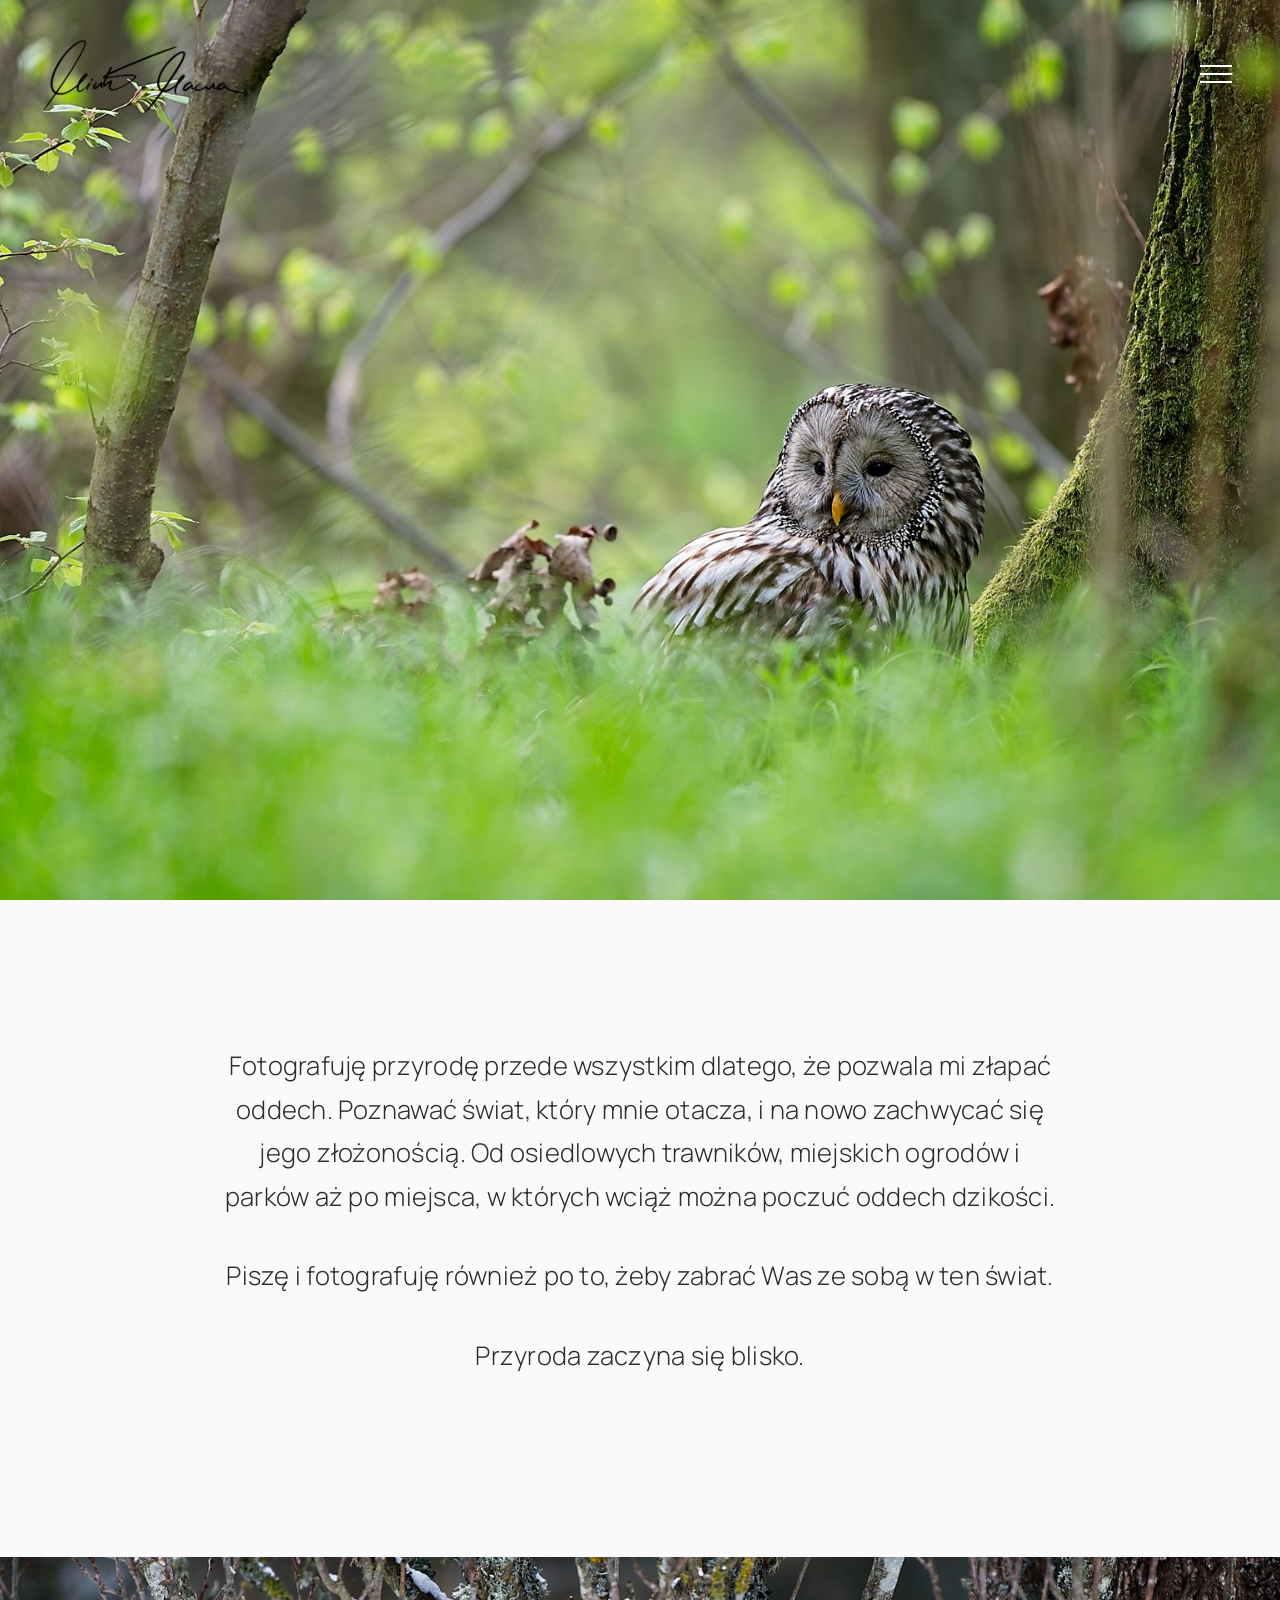
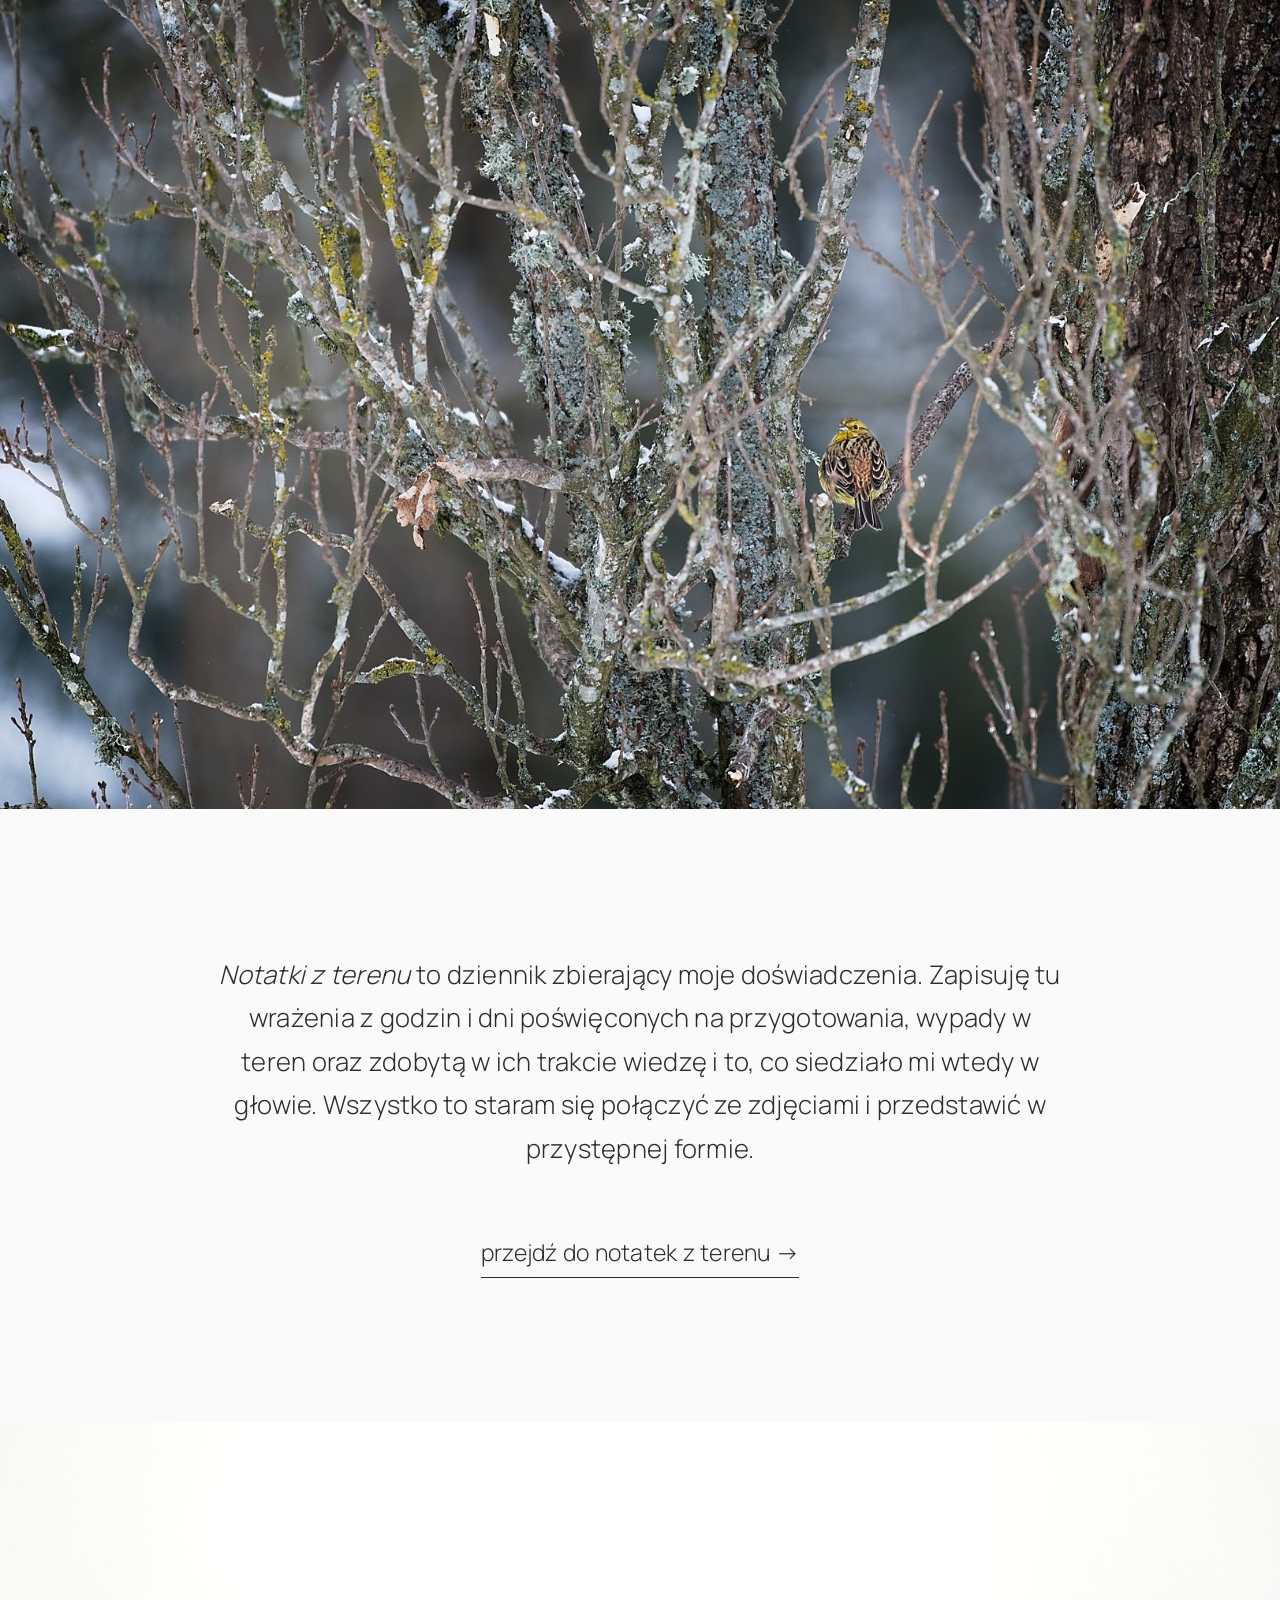
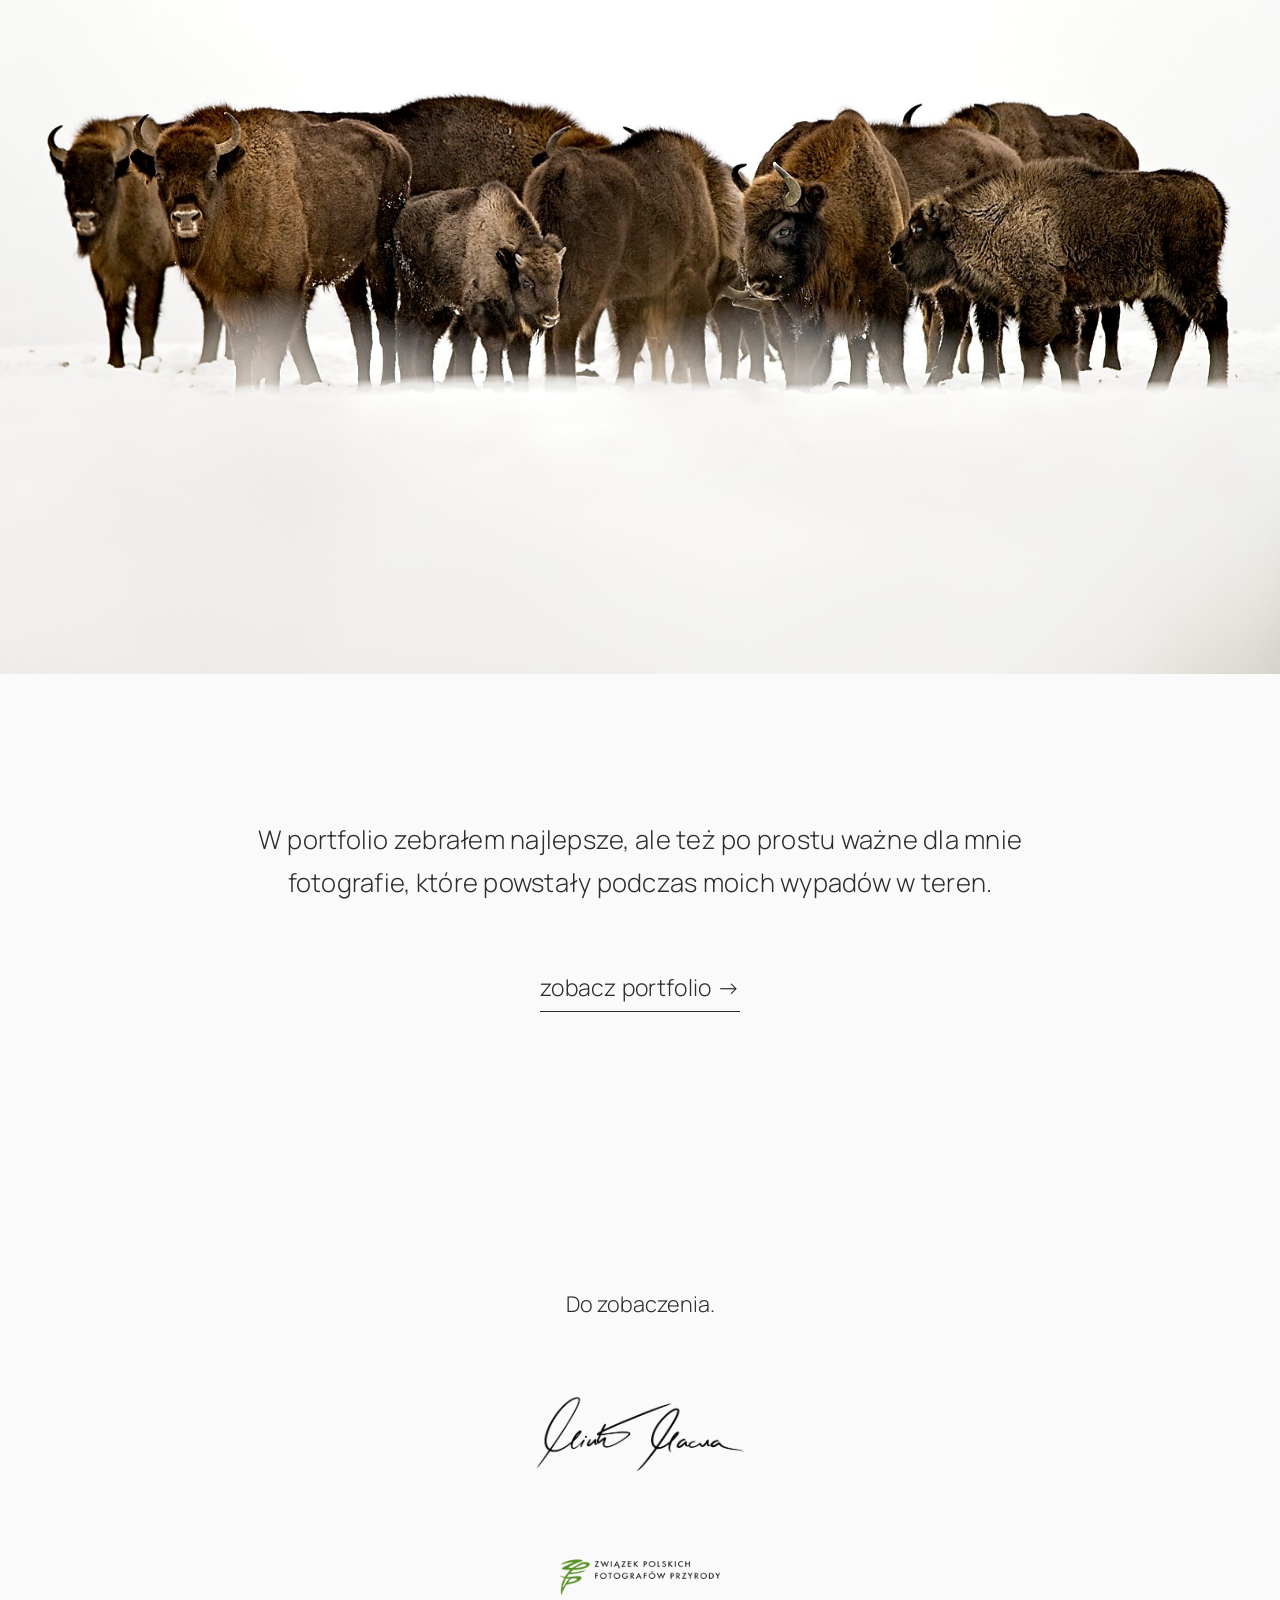
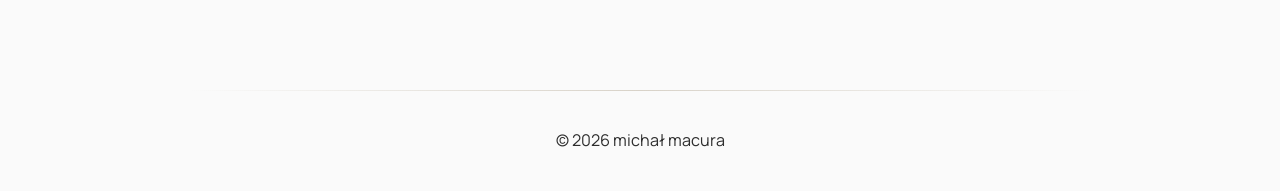
<file: index.html>
<!DOCTYPE html>
<html lang="pl">

<head>
    <meta charset="UTF-8">

    <meta name="viewport"
        content="width=device-width, initial-scale=1.0">

    <title>Notatki z terenu | Michał Macura</title>

    <meta name="description"
        content="Fotografia przyrody, notatki z terenu i wybrane fotografie Michała Macury.">

    <link rel="stylesheet" href="assets/css/style.css">

</head>


<body class="home-page">


    <!-- =========================
         MENU
         ========================= -->

    <header class="home-header">

        <!-- Podpis / logo -->

        <a href="index.html"
           class="signature-logo">

            <img
                src="assets/images/site/signature.png"
                alt="Michał Macura">

        </a>


        <!-- Hamburger -->

        <button
            class="menu-toggle"
            aria-label="Otwórz menu"
            aria-expanded="false">

            <span></span>
            <span></span>
            <span></span>

        </button>


        <!-- Menu rozwijane -->

        <nav class="home-navigation">

            <a href="index.html">
                strona główna
            </a>

            <a href="notatki-z-terenu/">
                notatki z terenu
            </a>

            <a href="portfolio/">
                portfolio
            </a>

            <a href="kontakt/">
                kontakt
            </a>

        </nav>

    </header>



    <main>


        <!-- =========================
             HERO 1
             ========================= -->

        <section class="home-image-section home-hero">

            <img
                src="assets/images/site/hero.jpg"
                alt="Fotografia przyrody Michała Macury">

        </section>



        <!-- =========================
             TEKST 1
             ========================= -->

        <section class="home-text-section">

            <div class="home-text">

                <p>
                   Fotografuję przyrodę przede wszystkim dlatego, że pozwala mi złapać oddech. 
					Poznawać świat, który mnie otacza, i na nowo zachwycać się jego złożonością. 
					Od osiedlowych trawników, miejskich ogrodów i parków aż po miejsca, w których wciąż można poczuć oddech dzikości.
                </p>

                <p>
                    Piszę i fotografuję również po to, żeby zabrać Was ze sobą w ten świat.
                </p>

				<p>
                    Przyroda zaczyna się blisko.
                </p>

            </div>

        </section>



        <!-- =========================
             HERO 2
             ========================= -->

        <section class="home-image-section fade-in">

            <img
                src="assets/images/site/hero2.jpg"
                alt="Fotografia przyrody">

        </section>



        <!-- =========================
             TEKST 2
             ========================= -->

        <section class="home-text-section">

            <div class="home-text">

                <p>
                    <em>Notatki z terenu</em> to dziennik zbierający moje doświadczenia. 
					Zapisuję tu wrażenia z godzin i dni poświęconych na przygotowania, wypady w teren oraz zdobytą w ich trakcie wiedzę i to, co siedziało mi wtedy w głowie. 
					Wszystko to staram się połączyć ze zdjęciami i przedstawić w przystępnej formie.
                </p>

                <a
                    href="notatki-z-terenu/"
                    class="home-link">

                    przejdź do notatek z terenu →

                </a>

            </div>

        </section>



        <!-- =========================
             HERO 3
             ========================= -->

		<section class="home-image-section fade-in">

            <img
                src="assets/images/site/hero3.jpg"
                alt="Fotografia przyrody">

        </section>



        <!-- =========================
             TEKST 3
             ========================= -->

        <section class="home-text-section">

            <div class="home-text">

                <p>
                    W portfolio zebrałem najlepsze, ale też po prostu ważne dla mnie fotografie, które powstały podczas moich wypadów w teren.
                </p>

                <a
                    href="portfolio/"
                    class="home-link">

                    zobacz portfolio →

                </a>

            </div>

        </section>


    </main>



<!-- =========================
     KONIEC
     ========================= -->

<section class="home-contact">

    <div class="home-contact-content">

        <p>
            Do zobaczenia.
        </p>


        <!-- PODPIS -->

        <img
            src="assets/images/site/signature.png"
            alt="Michał Macura"
            class="home-signature">


        <!-- ZPFP -->

        <a
            href="https://www.zpfp.pl/"
            target="_blank"
            rel="noopener noreferrer"
            class="home-zpfp">

            <img
                src="assets/images/site/zpfp.png"
                alt="Związek Polskich Fotografów Przyrody">

        </a>


    </div>

</section>



    <!-- =========================
         STOPKA
         ========================= -->

    <footer class="site-footer">

        <p>
            © 2026 michał macura
        </p>

    </footer>



    <!-- =========================
         MENU JAVASCRIPT
         ========================= -->

	<script src="assets/js/menu.js"></script>
	<script src="assets/js/scroll-fade.js"></script>

</body>

</html>
</file>
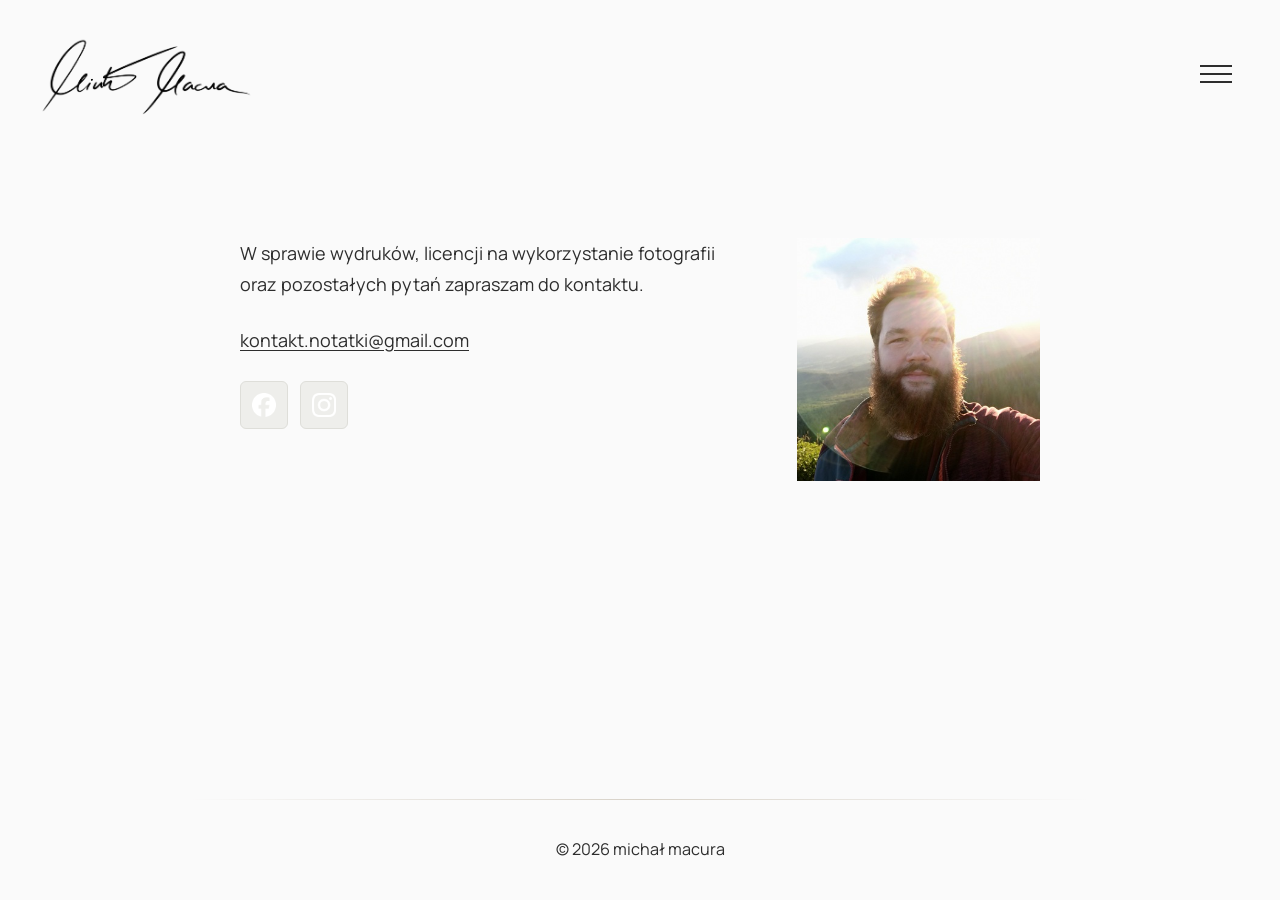
<file: kontakt/index.html>
<!DOCTYPE html>
<html lang="pl">

<head>
    <meta charset="UTF-8">
    <meta name="viewport" content="width=device-width, initial-scale=1.0">

    <title>Kontakt – Michał Macura</title>

    <meta name="description"
        content="Kontakt w sprawie wydruków, licencji na wykorzystanie fotografii i pozostałych pytań.">

    <link rel="stylesheet" href="../assets/css/style.css">
</head>

<body>

<!-- =========================
     MENU
     ========================= -->

<header class="page-header">


    <!-- PODPIS / LOGO -->

    <a
        href="../index.html"
        class="signature-logo">

        <img
            src="../assets/images/site/signature.png"
            alt="Michał Macura">

    </a>


    <!-- HAMBURGER -->

    <button
        class="menu-toggle"
        aria-label="Otwórz menu"
        aria-expanded="false">

        <span></span>
        <span></span>
        <span></span>

    </button>


    <!-- ROZWIJANE MENU -->

    <nav class="home-navigation">

        <a href="../index.html">
            strona główna
        </a>

        <a href="../notatki-z-terenu/">
            notatki z terenu
        </a>

        <a href="../portfolio/">
            portfolio
        </a>

        <a href="../kontakt/">
            kontakt
        </a>

    </nav>


</header>


    <main>

        <!-- =========================
             TYTUŁ
             ========================= -->

        <!-- =========================
             UKŁAD: TEKST + ZDJĘCIE
             ========================= -->

        <section class="contact-layout">

            <!-- TEKST -->

            <div class="contact-text">

                <p>
                    W sprawie wydruków, licencji na wykorzystanie fotografii
                    oraz pozostałych pytań zapraszam do kontaktu.
                </p>

              <p>
                    <a href="mailto:kontakt.notatki@gmail.com">
                        kontakt.notatki@gmail.com
                    </a>
                </p>



<div class="social-links">

    <a href="https://www.facebook.com/notatkizterenu"
       target="_blank"
       rel="noopener noreferrer"
       aria-label="Facebook">
        <img src="facebook.png" alt="">
    </a>

    <a href="https://www.instagram.com/notatkizterenu/"
       target="_blank"
       rel="noopener noreferrer"
       aria-label="Instagram">
        <img src="instagram.png" alt="">
    </a>

</div>

            </div>


            <!-- ZDJĘCIE AUTORA -->

            <div class="contact-photo">

                <img
                    src="../assets/images/site/bio.jpg"
                    alt="Michał Macura">

            </div>

        </section>

<section class="newsletter-section">

    <script async data-uid="bf873e7795"
        src="https://notatki-z-terenu-michal-macura.kit.com/bf873e7795/index.js">
    </script>

</section>

        
    </main>


    <!-- =========================
         STOPKA
         ========================= -->

    <footer class="site-footer">
        <p>© 2026 michał macura</p>
    </footer>

<script src="../assets/js/menu.js"></script>

</body>

</html>
</file>
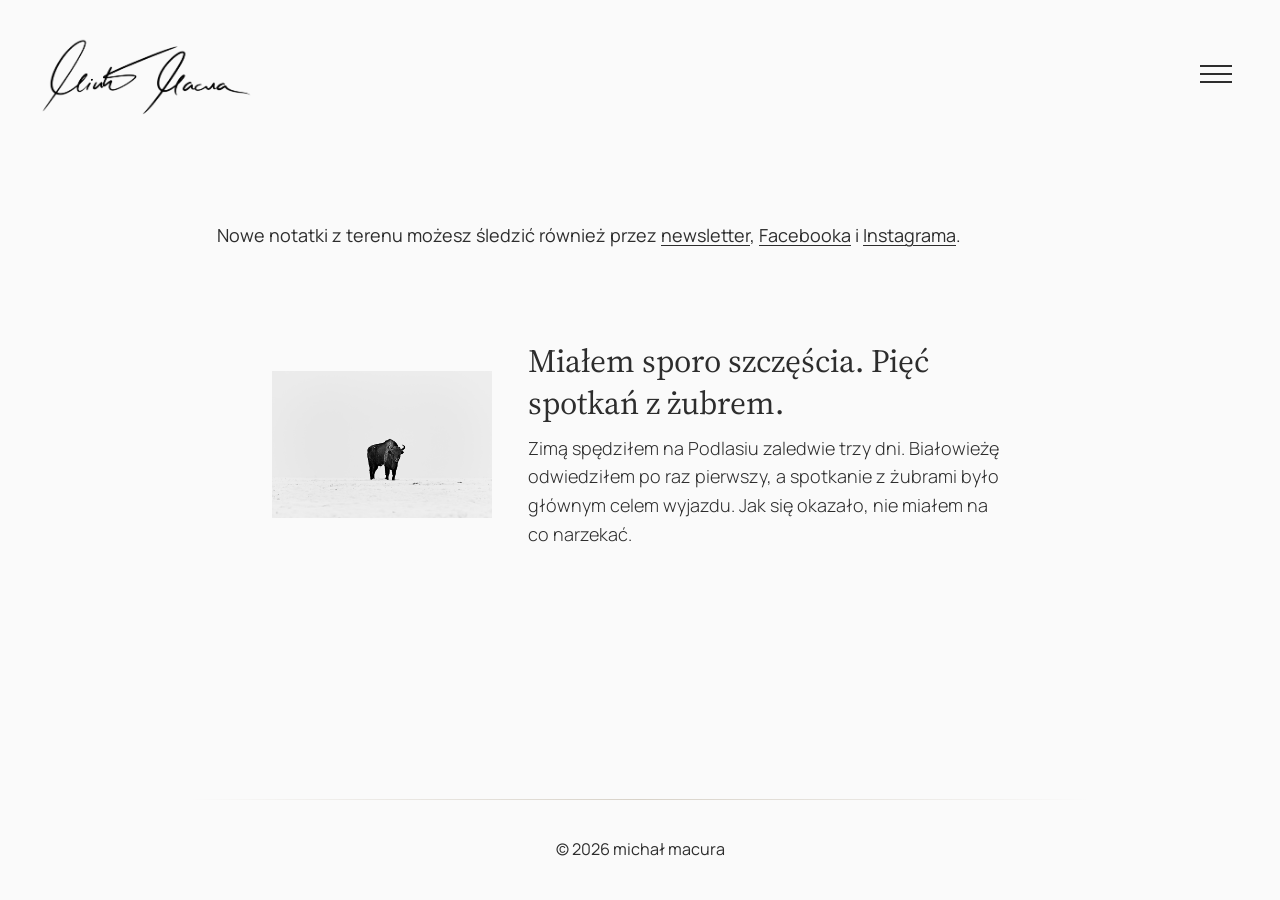
<file: notatki-z-terenu/index.html>
<!DOCTYPE html>
<html lang="pl">

<head>
    <meta charset="UTF-8">
    <meta name="viewport" content="width=device-width, initial-scale=1.0">

    <title>Notatki z terenu – Michał Macura</title>

    <meta name="description"
        content="Notatki z terenu, eseje fotograficzne i przyrodnicze.">

    <link rel="stylesheet" href="../assets/css/style.css">
</head>

<body>

    <!-- =========================
         MENU
         ========================= -->

    <header class="page-header">

        <a href="../index.html" class="signature-logo">
            <img src="../assets/images/site/signature.png" alt="Michał Macura">
        </a>

        <button
            class="menu-toggle"
            aria-label="Otwórz menu"
            aria-expanded="false">

            <span></span>
            <span></span>
            <span></span>

        </button>

        <nav class="home-navigation">

            <a href="../index.html">
                strona główna
            </a>

            <a href="../notatki-z-terenu/">
                notatki z terenu
            </a>

            <a href="../portfolio/">
                portfolio
            </a>

            <a href="../kontakt/">
                kontakt
            </a>

        </nav>

    </header>


    <main>

        <!-- =========================
             TYTUŁ
             ========================= -->

        <!--<section class="page-intro fade-in">
            <h1>Portfolio</h1>
        </section>-->

<p class="journal-follow">
  Nowe notatki z terenu możesz śledzić również przez
  <a href="https://notatki-z-terenu-michal-macura.kit.com/bf873e7795"
     target="_blank"
     rel="noopener noreferrer">newsletter</a>,
  <a href="https://www.facebook.com/notatkizterenu"
     target="_blank"
     rel="noopener noreferrer">Facebooka</a>
  i
  <a href="https://www.instagram.com/notatkizterenu/"
     target="_blank"
     rel="noopener noreferrer">Instagrama</a>.
</p>
        
        <!-- =========================
             LISTA WPISÓW

             Mała miniatura po lewej,
             tytuł i opis po prawej.
             Cały kafelek jest linkiem.
             ========================= -->

        <section class="portfolio-galleries">


            <a href="wpis-a/" class="portfolio-gallery-card fade-in">

                <div class="portfolio-gallery-thumbnail">
                    <img src="wpis-a/009.jpg" alt="Galeria A">
                </div>

                <div class="portfolio-gallery-info">
                    <h2>Miałem sporo szczęścia. Pięć spotkań z żubrem.</h2>
                    <p>
                        Zimą spędziłem na Podlasiu zaledwie trzy dni. 
                        Białowieżę odwiedziłem po raz pierwszy, a spotkanie z żubrami było głównym celem wyjazdu. 
                        Jak się okazało, nie miałem na co narzekać.
                    </p>
                </div>

            </a>


        <!--    <a href="galeria-b/" class="portfolio-gallery-card fade-in">

                <div class="portfolio-gallery-thumbnail">
                    <img src="galeria-b/img1.jpg" alt="Galeria B">
                </div>

                <div class="portfolio-gallery-info">
                    <h2>Galeria B</h2>
                    <p>Miejsce na krótki opis galerii.</p>
                </div>

            </a> -->


            <!--
            =========================
            DODAWANIE KOLEJNEJ GALERII

            Skopiuj cały kafelek i zmień:
            - nazwę folderu,
            - tytuł,
            - opis,
            - zdjęcie miniatury.

            <a href="galeria-c/" class="portfolio-gallery-card fade-in">

                <div class="portfolio-gallery-thumbnail">
                    <img src="galeria-c/img1.jpg" alt="Galeria C">
                </div>

                <div class="portfolio-gallery-info">
                    <h2>Galeria C</h2>
                    <p>Miejsce na krótki opis galerii.</p>
                </div>

            </a>
            =========================
            -->

        </section>

    </main>


    <footer class="site-footer">
        <p>© 2026 michał macura</p>
    </footer>


    <script src="../assets/js/scroll-fade.js"></script>
    <script src="../assets/js/menu.js"></script>

</body>

</html>
</file>
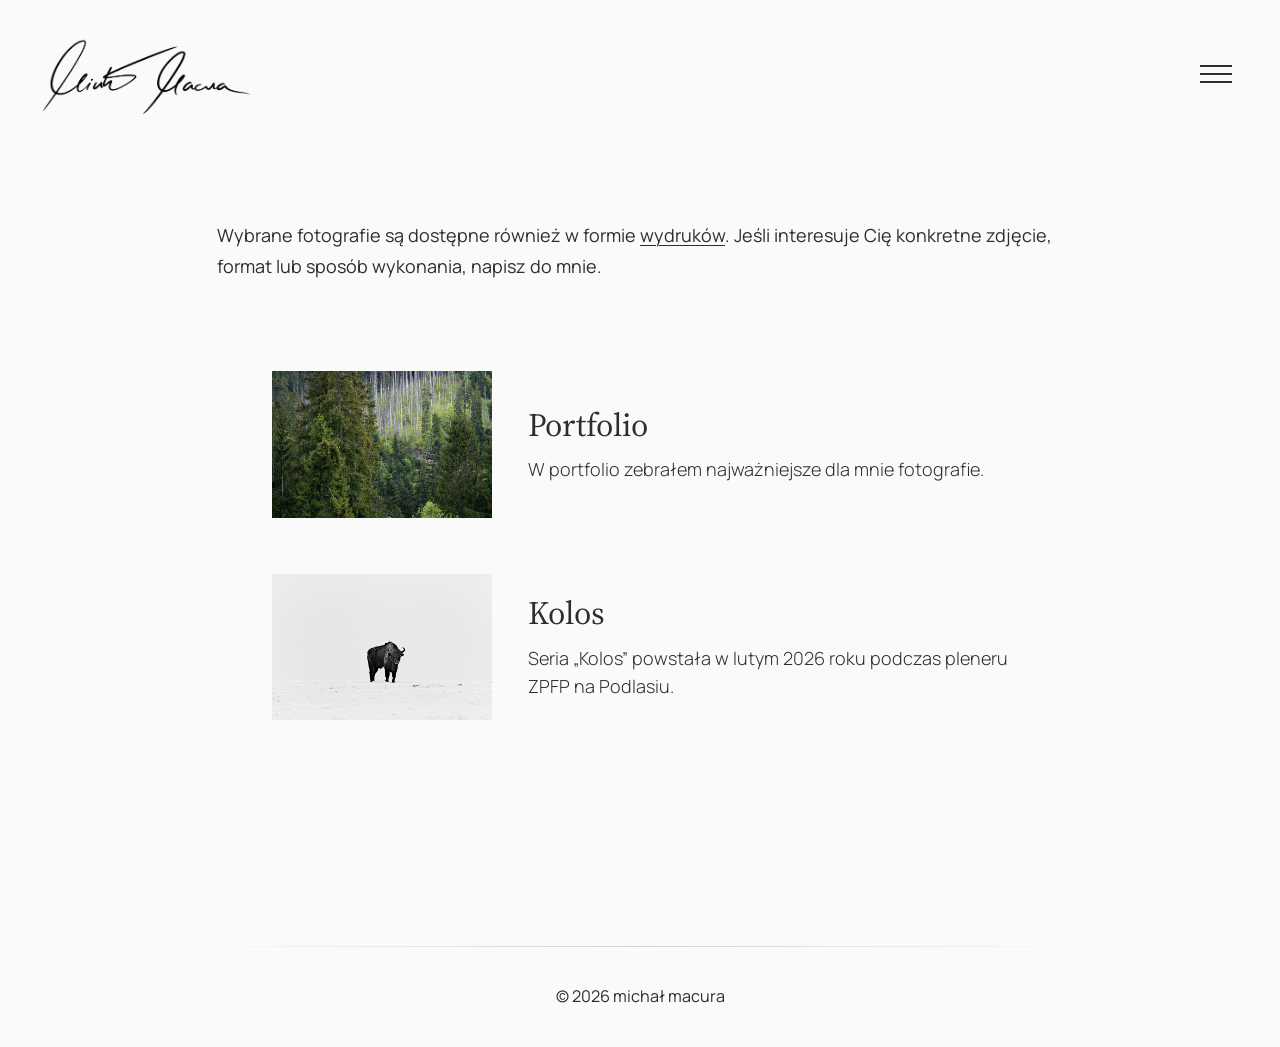
<file: portfolio/index.html>
<!DOCTYPE html>
<html lang="pl">

<head>
    <meta charset="UTF-8">
    <meta name="viewport" content="width=device-width, initial-scale=1.0">

    <title>Portfolio – Michał Macura</title>

    <meta name="description"
        content="Wybrane galerie fotograficzne Michała Macury.">

    <link rel="stylesheet" href="../assets/css/style.css">
</head>

<body>

    <!-- =========================
         MENU
         ========================= -->

    <header class="page-header">

        <a href="../index.html" class="signature-logo">
            <img src="../assets/images/site/signature.png" alt="Michał Macura">
        </a>

        <button
            class="menu-toggle"
            aria-label="Otwórz menu"
            aria-expanded="false">

            <span></span>
            <span></span>
            <span></span>

        </button>

        <nav class="home-navigation">

            <a href="../index.html">
                strona główna
            </a>

            <a href="../notatki-z-terenu/">
                notatki z terenu
            </a>

            <a href="../portfolio/">
                portfolio
            </a>

            <a href="../kontakt/">
                kontakt
            </a>

        </nav>

    </header>


    <main>

        <!-- =========================
             TYTUŁ
             ========================= -->

        <!--<section class="page-intro fade-in">
            <h1>Portfolio</h1>
        </section>-->

        <p class="journal-follow">
    Wybrane fotografie są dostępne również w formie
    <a href="../kontakt/">wydruków</a>.
    Jeśli interesuje Cię konkretne zdjęcie, format lub sposób wykonania,
    napisz do mnie.
</p>

        <!-- =========================
             LISTA GALERII

             Mała miniatura po lewej,
             tytuł i opis po prawej.
             Cały kafelek jest linkiem.
             ========================= -->

        <section class="portfolio-galleries">


            <a href="galeria-a/" class="portfolio-gallery-card fade-in">

                <div class="portfolio-gallery-thumbnail">
                    <img src="galeria-a/img1.jpg" alt="Galeria A">
                </div>

                <div class="portfolio-gallery-info">
                    <h2>Portfolio</h2>
                    <p>W portfolio zebrałem najważniejsze dla mnie fotografie.</p>
                </div>

            </a>


            <a href="galeria-b/" class="portfolio-gallery-card fade-in">

                <div class="portfolio-gallery-thumbnail">
                    <img src="galeria-b/img1.jpg" alt="Galeria B">
                </div>

                <div class="portfolio-gallery-info">
                    <h2>Kolos</h2>
                    <p>Seria „Kolos” powstała w lutym 2026 roku podczas pleneru ZPFP na Podlasiu.</p>
                </div>

            </a>


            <!--
            =========================
            DODAWANIE KOLEJNEJ GALERII

            Skopiuj cały kafelek i zmień:
            - nazwę folderu,
            - tytuł,
            - opis,
            - zdjęcie miniatury.

            <a href="galeria-c/" class="portfolio-gallery-card fade-in">

                <div class="portfolio-gallery-thumbnail">
                    <img src="galeria-c/img1.jpg" alt="Galeria C">
                </div>

                <div class="portfolio-gallery-info">
                    <h2>Galeria C</h2>
                    <p>Miejsce na krótki opis galerii.</p>
                </div>

            </a>
            =========================
            -->

        </section>

    </main>


    <footer class="site-footer">
        <p>© 2026 michał macura</p>
    </footer>


    <script src="../assets/js/scroll-fade.js"></script>
    <script src="../assets/js/menu.js"></script>

</body>

</html>
</file>
<file: assets/css/style.css>
@import url('https://fonts.googleapis.com/css2?family=Manrope:wght@300;400;500&family=Source+Serif+4:wght@400;500;600&display=swap');

/*
==========================================================
MICHAŁ MACURA — NOTATKI Z TERENU
GŁÓWNY ARKUSZ STYLÓW
==========================================================

Wspólne style strony głównej, portfolio, galerii,
Notatek z terenu, kontaktu, menu i lightboxa.
*/

/* ==========================================================
   1. ZMIENNE I PODSTAWY
   ========================================================== */

:root {
    --background: #fafafa;
    --text: #2d2d2d;
    --line: #d8d2c8;

    --max-width: 900px;

    /* Rozmiar klasycznego hero-image na starszych podstronach. */
    --hero-size: 80%;
}

* {
    box-sizing: border-box;
}

html {
    font-size: 18px;
    scroll-behavior: smooth;
}

body {
    min-height: 100vh;
    margin: 0;

    display: flex;
    flex-direction: column;

    background: var(--background);
    color: var(--text);

    font-family: "Manrope", sans-serif;
    line-height: 1.7;
}

h1,
h2,
h3 {
    margin-top: 0;
    font-weight: 500;
    line-height: 1.3;
}

h1 {
    margin-bottom: 2rem;
    text-align: center;
}

p {
    margin-bottom: 1.4rem;
}

a {
    color: inherit;
    text-decoration: none;
}

a:hover {
    opacity: 0.7;
}

/* ==========================================================
   2. GŁÓWNY KONTENER PODSTRON
   ========================================================== */

main {
    flex: 1;

    width: 100%;
    max-width: var(--max-width);

    margin: 0 auto;
    padding: 3rem 1.5rem;
}

/* ==========================================================
   3. KLASYCZNE MENU
   ========================================================== */

.site-header {
    padding: 1rem 1.5rem;
}

.site-header::after {
    content: "";
    display: block;

    height: 1px;
    max-width: var(--max-width);

    margin: 1rem auto 0;

    background: linear-gradient(
        to right,
        transparent,
        var(--line),
        transparent
    );
}

.navigation {
    display: flex;

    justify-content: center;
    gap: 2rem;
    flex-wrap: wrap;

    font-size: 0.95rem;
    text-transform: lowercase;
}

/* ==========================================================
   4. MENU HAMBURGEROWE I PODPIS
   ========================================================== */

.home-header,
.page-header {
    width: 100%;

    display: flex;

    align-items: center;
    justify-content: space-between;

    padding: 1.5rem 2rem;
}

.home-header {
    position: absolute;

    top: 0;
    left: 0;

    z-index: 100;
}

.page-header {
    position: relative;
}

.signature-logo {
    display: block;
    width: 220px;
}

.signature-logo img {
    display: block;

    width: 100%;
    height: auto;
}

.menu-toggle {
    position: relative;
    z-index: 102;

    width: 44px;
    height: 44px;

    padding: 0;

    display: flex;
    flex-direction: column;
    justify-content: center;
    gap: 6px;

    border: 0;
    background: transparent;

    cursor: pointer;
}

.menu-toggle span {
    display: block;

    width: 32px;
    height: 2px;

    background: #ffffff;

    box-shadow: 0 1px 4px rgba(0, 0, 0, 0.55);
}

/* Ciemna wersja hamburgera na jasnych podstronach. */
.page-header .menu-toggle span {
    background: var(--text);
    box-shadow: none;
}

/* ==========================================================
   5. ROZWIJANE MENU
   ========================================================== */

.home-navigation {
    position: fixed;

    top: 0;
    right: 0;

    width: min(420px, 85vw);
    height: 100vh;

    display: flex;
    flex-direction: column;
    justify-content: center;
    gap: 1.5rem;

    padding: 3rem;

    background: rgba(250, 250, 250, 0.97);

    transform: translateX(100%);
    transition: transform 0.35s ease;

    z-index: 101;
}

.home-navigation.is-open {
    transform: translateX(0);
}

.home-navigation a {
    font-size: 1.4rem;
    font-weight: 300;
    letter-spacing: 0.02em;
}

/* ==========================================================
   6. STOPKA
   ========================================================== */

.site-footer {
    width: 100%;

    padding: 2rem 1.5rem;

    text-align: center;
    font-size: 0.9rem;
}

.site-footer::before {
    content: "";
    display: block;

    height: 1px;
    max-width: var(--max-width);

    margin: 0 auto 2rem;

    background: linear-gradient(
        to right,
        transparent,
        var(--line),
        transparent
    );
}

.site-footer p {
    margin: 0;
}

/* ==========================================================
   7. KLASYCZNA STRONA GŁÓWNA — HERO I INTRO
   ========================================================== */

.hero-image {
    width: 100%;
    margin: 0 auto 2rem;
}

.hero-image img {
    display: block;

    width: min(100%, var(--hero-size));
    height: auto;

    margin: 0 auto;
}

.intro-text {
    max-width: 700px;
    margin: 0 auto;
}

/* ==========================================================
   8. PORTFOLIO I GALERIE
   ========================================================== */

.photo-grid {
    display: grid;

    grid-template-columns: repeat(4, 1fr);
    gap: 1rem;
}

.photo-grid img {
    display: block;

    width: 100%;
    aspect-ratio: 4 / 3;

    object-fit: cover;

    cursor: pointer;
}

/* ==========================================================
   9. NOTATKI Z TERENU — LISTA WPISÓW
   ========================================================== */

.journal-entry {
    display: grid;

    grid-template-columns: 220px 1fr;
    gap: 1.5rem;

    align-items: start;

    margin-bottom: 2rem;
}

.journal-entry img {
    display: block;
    width: 100%;
}

.journal-entry h2 {
    margin-bottom: 0.5rem;
}

/* ==========================================================
   10. NOTATKI Z TERENU — POJEDYNCZY WPIS
   ========================================================== */

.journal-post {
    max-width: 800px;
    margin: 0 auto;
}

.journal-post h1 {
    margin-bottom: 2rem;
}

.journal-post p,
.journal-post figure {
    margin: 2rem 0;
}

.journal-post img {
    display: block;
    width: 100%;
}

.journal-post figcaption {
    margin-top: 0.5rem;

    font-size: 0.9rem;
    opacity: 0.7;
}

/* ==========================================================
   11. KONTAKT
   ========================================================== */

.contact-layout {
    display: grid;

    grid-template-columns: 2fr 1fr;
    gap: 4rem;

    align-items: start;

    max-width: 800px;
    margin: 2rem auto 0;
}

.contact-text {
    max-width: 500px;
}

.contact-text p:first-child {
    margin-top: 0;
}

.contact-text a {
    text-decoration: underline;
    text-underline-offset: 3px;
}

.contact-photo {
    max-width: 260px;
    margin-left: auto;
}

.contact-photo img {
    display: block;

    width: 100%;
    aspect-ratio: 1 / 1;
}

/* ==========================================================
   12. LOGO ZPFP
   ========================================================== */

.zpfp-logo {
    display: flex;
    justify-content: center;

    margin-top: 2rem;
}

.zpfp-logo img {
    width: 180px;
    height: auto;

    transition: opacity 0.2s ease;
}

.zpfp-logo img:hover,
.home-zpfp:hover img {
    opacity: 0.75;
}

/* ==========================================================
   13. LIGHTBOX
   ========================================================== */

.lightbox {
    position: fixed;
    inset: 0;

    display: none;

    align-items: center;
    justify-content: center;

    z-index: 1000;

    padding: 4rem 5rem;

    background: rgba(20, 20, 20, 0.78);
    backdrop-filter: blur(12px) saturate(40%);
}

.lightbox.is-open {
    display: flex;
}

.lightbox-image {
    display: block;

    width: auto;
    height: auto;

    max-width: 90vw;
    max-height: 88vh;

    object-fit: contain;

    box-shadow: 0 12px 40px rgba(0, 0, 0, 0.35);
}

.lightbox-close,
.lightbox-previous,
.lightbox-next {
    position: absolute;

    z-index: 1001;

    border: 0;
    background: transparent;

    color: #ffffff;

    cursor: pointer;

    font-family: Arial, sans-serif;
}

.lightbox-close {
    top: 1rem;
    right: 1.5rem;

    font-size: 2.2rem;
    line-height: 1;
}

.lightbox-previous,
.lightbox-next {
    top: 50%;

    font-size: 2.5rem;
}

.lightbox-previous {
    left: 1.2rem;
    transform: translateY(-50%);
}

.lightbox-next {
    right: 1.2rem;
    transform: translateY(-50%);
}

.lightbox-close:hover,
.lightbox-previous:hover,
.lightbox-next:hover {
    opacity: 0.65;
}

body.lightbox-open {
    overflow: hidden;
}

/* ==========================================================
   14. LIGHTBOX — PRZEJŚCIA MIĘDZY ZDJĘCIAMI
   ========================================================== */

.lightbox-image.slide-left {
    animation: slideInFromRight 0.55s ease;
}

.lightbox-image.slide-right {
    animation: slideInFromLeft 0.55s ease;
}

@keyframes slideInFromRight {
    from {
        opacity: 0;
        transform: translateX(25px);
    }

    to {
        opacity: 1;
        transform: translateX(0);
    }
}

@keyframes slideInFromLeft {
    from {
        opacity: 0;
        transform: translateX(-25px);
    }

    to {
        opacity: 1;
        transform: translateX(0);
    }
}

/* ==========================================================
   15. STRONA GŁÓWNA — NOWY UKŁAD
   ========================================================== */

.home-page {
    background: var(--background);
}

.home-page main {
    width: 100%;
    max-width: none;

    margin: 0;
    padding: 0;
}

/* ==========================================================
   16. STRONA GŁÓWNA — ZDJĘCIA
   ========================================================== */

.home-image-section {
    width: 100%;
    margin: 0;

    overflow: hidden;
}

.home-image-section img {
    display: block;

    width: 100%;
    height: auto;
}

/* ==========================================================
   17. STRONA GŁÓWNA — PIERWSZE HERO
   ========================================================== */

.home-hero {
    height: 100vh;
    min-height: 600px;
}

.home-hero img {
    display: block;

    width: 100%;
    height: 100%;

    object-fit: cover;
}

/* ==========================================================
   18. STRONA GŁÓWNA — SEKCJE TEKSTOWE
   ========================================================== */

.home-text-section {
    padding: 8rem 1.5rem;
}

.home-text {
    max-width: 850px;
    margin: 0 auto;

    text-align: center;

    font-size: clamp(1rem, 2vw, 1.65rem);
    font-weight: 300;

    line-height: 1.7;
    letter-spacing: 0.01em;
}

.home-text p {
    margin: 0 0 2rem;
}

.home-text-ending {
    margin-top: 3rem !important;
    font-size: 1.1em;
}

.home-text h2 {
    margin-bottom: 3rem;

    font-family: "Source Serif 4", serif;

    font-size: clamp(2.2rem, 5vw, 4rem);
    font-weight: 400;

    line-height: 1.1;
    text-transform: lowercase;
}

.home-link {
    display: inline-block;

    margin-top: 1.5rem;
    padding-bottom: 0.25rem;

    font-size: 0.9em;

    border-bottom: 1px solid currentColor;
}

/* ==========================================================
   19. STRONA GŁÓWNA — SEKCJA KOŃCOWA
   ========================================================== */

.home-contact {
    padding: 6rem 1.5rem 4rem;
}

.home-contact-content {
    max-width: 700px;
    margin: 0 auto;

    display: flex;
    flex-direction: column;
    align-items: center;

    text-align: center;

    font-size: 1.2rem;
    font-weight: 300;
}

.home-contact-content a {
    display: inline-block;

    margin-top: 1rem;

    text-decoration: underline;
    text-underline-offset: 4px;
}

.home-signature {
    display: block;

    width: 220px;
    height: auto;

    margin: 2rem auto 3rem;
}

.home-zpfp {
    display: block;
}

.home-zpfp img {
    display: block;

    width: 160px;
    height: auto;

    margin: 0 auto;

    transition: opacity 0.2s ease;
}

.home-page .site-footer {
    padding-top: 1rem;
}

/* ==========================================================
   20. FADE-IN PODCZAS PRZEWIJANIA
   ========================================================== */

.fade-in {
    opacity: 0;

    transform: translateY(20px);

    transition:
        opacity 1.2s ease,
        transform 1.2s ease;
}

.fade-in.is-visible {
    opacity: 1;
    transform: translateY(0);
}

/* ==========================================================
   21. RESPONSYWNOŚĆ — TABLET
   ========================================================== */

@media (max-width: 900px) {
    .photo-grid {
        grid-template-columns: repeat(3, 1fr);
    }
}

/* ==========================================================
   22. RESPONSYWNOŚĆ — TELEFON
   ========================================================== */

@media (max-width: 700px) {

    main {
        padding: 2rem 1rem;
    }

    .home-header,
    .page-header {
        padding: 1.25rem;
    }

    .signature-logo {
        width: 160px;
    }

    .photo-grid {
        grid-template-columns: repeat(2, 1fr);
    }

    .journal-entry {
        grid-template-columns: 1fr;
    }

    .contact-layout {
        grid-template-columns: 1fr;
        gap: 2rem;
    }

    .contact-photo {
        max-width: 280px;

        margin: 0 auto;

        order: -1;
    }

    .contact-text {
        max-width: none;
    }

    .lightbox {
        padding: 3.5rem 2.5rem;
    }

    .lightbox-image {
        max-width: 94vw;
        max-height: 84vh;
    }

    .lightbox-close {
        top: 0.75rem;
        right: 0.9rem;

        font-size: 2rem;
    }

    .lightbox-previous {
        left: 0.3rem;
        font-size: 2rem;
    }

    .lightbox-next {
        right: 0.3rem;
        font-size: 2rem;
    }

    .home-text-section {
        padding: 5rem 1.25rem;
    }

    .home-text {
        font-size: 1.3rem;
    }

    .home-text h2 {
        margin-bottom: 2rem;
    }

    .home-contact {
        padding: 4rem 1.25rem 3rem;
    }

    /*
    Pierwsze hero na telefonie:
    pokazuje całe zdjęcie bez przycinania.
    */
    .home-hero {
        height: auto;
        min-height: 0;
    }

    .home-hero img {
        width: 100%;
        height: auto;

        object-fit: contain;
    }

    .home-signature {
        width: 180px;
    }

    .home-zpfp img {
        width: 140px;
    }
}

/* ==========================================================
   23. RESPONSYWNOŚĆ — BARDZO MAŁY EKRAN
   ========================================================== */

@media (max-width: 500px) {
    html {
        font-size: 17px;
    }

    .navigation {
        gap: 1rem;
    }
}

/* =========================
   PORTFOLIO – LISTA GALERII
   ========================= */

.portfolio-galleries {
    max-width: var(--max-width);
    margin: 0 auto;
    padding: 2rem 1.5rem 6rem;
}

.portfolio-gallery-card {
    display: flex;
    align-items: center;
    gap: 2rem;

    padding: 1.5rem;

    text-decoration: none;
    color: var(--text);

    border: 1px solid transparent;
    border-radius: 2px;

    transition:
        background-color 0.35s ease,
        border-color 0.35s ease,
        transform 0.35s ease;
}

.portfolio-gallery-card:hover {
    background-color: rgba(255, 255, 255, 0.65);
    border-color: rgba(216, 210, 200, 0.75);
    transform: translateY(-4px);
}

/* MINIATURA */

.portfolio-gallery-thumbnail {
    flex: 0 0 220px;
    width: 220px;
    aspect-ratio: 3 / 2;
    overflow: hidden;
}

.portfolio-gallery-thumbnail img {
    display: block;
    width: 100%;
    height: 100%;
    object-fit: cover;

    transition: transform 0.5s ease;
}

.portfolio-gallery-card:hover .portfolio-gallery-thumbnail img {
    transform: scale(1.03);
}

/* TEKST */

.portfolio-gallery-info {
    flex: 1;
}

.portfolio-gallery-info h2 {
    margin: 0 0 0.5rem;

    font-family: "Source Serif 4", serif;
    font-size: 1.8rem;
    font-weight: 400;
}

.portfolio-gallery-info p {
    margin: 0;

    font-size: 1rem;
    font-weight: 300;
    line-height: 1.6;
}

/* =========================
   TELEFON
   ========================= */

@media (max-width: 700px) {

    .portfolio-galleries {
        padding: 1rem 1rem 4rem;
    }

    .portfolio-gallery-card {
        gap: 1.2rem;
        padding: 1rem;
    }

    .portfolio-gallery-thumbnail {
        flex: 0 0 120px;
        width: 120px;
    }

    .portfolio-gallery-info h2 {
        font-size: 1.4rem;
    }

    .portfolio-gallery-info p {
        font-size: 0.9rem;
        line-height: 1.5;
    }

}

.journal-follow a {
    color: inherit;
    text-decoration: underline;
    text-decoration-thickness: 1px;
    text-underline-offset: 3px;
    transition: opacity 0.25s ease;
}

.journal-follow a:hover {
    opacity: 0.55;
}

/* Kafelki social media */

.social-links {
    display: flex;
    gap: 12px;
    margin-top: 20px;
}

.social-links a {
    width: 48px;
    height: 48px;
    display: flex;
    align-items: center;
    justify-content: center;

    background-color: #eeeeeb;
    border: 1px solid #deded9;
    border-radius: 6px;

    color: #555;
    text-decoration: none;

    transition: background-color 0.2s ease;
}

.social-links a:hover {
    background-color: #dcdcd7;
}

/* Rozmiar ikon */

.social-links a img {
    width: 24px !important;
    height: 24px !important;
    max-width: 24px !important;
    max-height: 24px !important;
    object-fit: contain;
    display: block;
}

.newsletter-section {
    margin-top: 40px;
    display: flex;
    justify-content: center;
}

/* =====================================================
   NOTATKI Z TERENU – POJEDYNCZY WPIS
   Dopisz ten blok na samym końcu assets/css/style.css
   ===================================================== */

.article-page {
    width: 100%;
    padding: 4rem 1.5rem 5rem;
}

.field-note {
    width: 100%;
    max-width: 800px;
    margin: 0 auto;
}

.article-header {
    margin-bottom: 3.5rem;
}

.article-header h1 {
    margin: 0;
    font-family: "Source Serif 4", serif;
    font-size: clamp(2.2rem, 5vw, 3.4rem);
    font-weight: 400;
    line-height: 1.15;
    color: var(--text);
}

.article-lead {
    margin: 1rem 0 0;
    font-size: 1rem;
    font-weight: 300;
    color: var(--text);
    opacity: 0.75;
}

.article-content {
    width: 100%;
}

.article-text-block {
    margin: 0 0 2.5rem;
}

.article-text-block p {
    margin: 0 0 1.35rem;
    font-family: "Manrope", sans-serif;
    font-size: 1.05rem;
    font-weight: 300;
    line-height: 1.85;
    color: var(--text);
}

.article-text-block p:last-child {
    margin-bottom: 0;
}

.article-text-block h2 {
    margin: 2.8rem 0 1.2rem;
    font-family: "Source Serif 4", serif;
    font-size: clamp(1.6rem, 3vw, 2.1rem);
    font-weight: 400;
    line-height: 1.25;
    color: var(--text);
}

.article-figure {
    width: 100%;
    margin: 3rem 0;
}

.article-figure img {
    display: block;
    width: 100%;
    height: auto;
    object-fit: contain;
    cursor: zoom-in;
}

.article-figure figcaption {
    margin-top: 0.8rem;
    font-family: "Manrope", sans-serif;
    font-size: 0.88rem;
    font-weight: 300;
    font-style: italic;
    line-height: 1.5;
    color: var(--text);
    opacity: 0.75;
}

.article-author {
    display: flex;
    flex-direction: column;
    align-items: flex-end;
    margin: 5rem 0 3.5rem;
    text-align: right;
}

.article-signature {
    display: block;
    width: 155px;
    max-width: 45%;
    height: auto;
    margin-bottom: 0.35rem;
}

.article-author-name {
    margin: 0;
    font-family: "Manrope", sans-serif;
    font-size: 0.9rem;
    font-weight: 400;
    color: var(--text);
}

.article-date {
    margin: 0.3rem 0 0;
    font-family: "Manrope", sans-serif;
    font-size: 0.78rem;
    font-weight: 300;
    color: var(--text);
    opacity: 0.7;
}

.article-navigation {
    display: flex;
    flex-wrap: wrap;
    justify-content: flex-start;
    gap: 1.2rem 2rem;
    padding-top: 1.5rem;
    border-top: 1px solid var(--line);
}

.article-navigation a {
    color: var(--text);
    font-family: "Manrope", sans-serif;
    font-size: 0.9rem;
    font-weight: 300;
    text-decoration: underline;
    text-decoration-thickness: 1px;
    text-underline-offset: 3px;
    transition: opacity 0.25s ease;
}

.article-navigation a:hover {
    opacity: 0.55;
}

@media (max-width: 700px) {
    .article-page {
        padding: 2.5rem 4vw 3.5rem;
    }

    .article-header {
        margin-bottom: 2.5rem;
    }

    .article-text-block {
        margin-bottom: 2rem;
    }

    .article-text-block p {
        font-size: 1rem;
        line-height: 1.8;
    }

    .article-figure {
        margin: 2.2rem 0;
    }

    .article-figure figcaption {
        font-size: 0.82rem;
    }

    .article-author {
        margin: 3.5rem 0 2.5rem;
    }

    .article-signature {
        width: 135px;
    }
}

.article-text-block p {
    text-align: justify;
}

/* ==========================================================
   24. KAFEL PROWADZĄCY DO GALERII
   Zdjęcie podawane indywidualnie w HTML przez --gallery-image.
   ========================================================== */

.article-gallery-tile {
    position: relative;
    isolation: isolate;

    display: flex;
    align-items: center;
    justify-content: center;

    width: 70%;
    aspect-ratio: 16 / 6;
    margin: 2.8rem auto;
    overflow: hidden;

    background-image: var(--gallery-image);
    background-size: cover;
    background-position: center;

    text-decoration: none;
}

.article-gallery-tile::before {
    content: "";
    position: absolute;
    inset: 0;
    z-index: -1;

    background: rgba(255, 255, 255, 0.8);
    transition: background-color 0.3s ease;
}

.article-gallery-tile span {
    position: relative;
    z-index: 1;

    font-family: "Manrope", sans-serif;
    font-size: clamp(2.5rem, 8vw, 5rem);
    font-weight: 800;
    letter-spacing: 0.15em;

    color: #222;

    transition: letter-spacing 0.3s ease;
}

.article-gallery-tile:hover {
    opacity: 1;
}

.article-gallery-tile:hover span {
    letter-spacing: 0.25em;
}

@media (max-width: 700px) {
    .article-gallery-tile {
        width: 70%;
        aspect-ratio: 4 / 3;
        margin: 2.5rem auto;
    }

    .article-gallery-tile span {
        font-size: clamp(2rem, 10vw, 3.5rem);
    }
}
</file>
